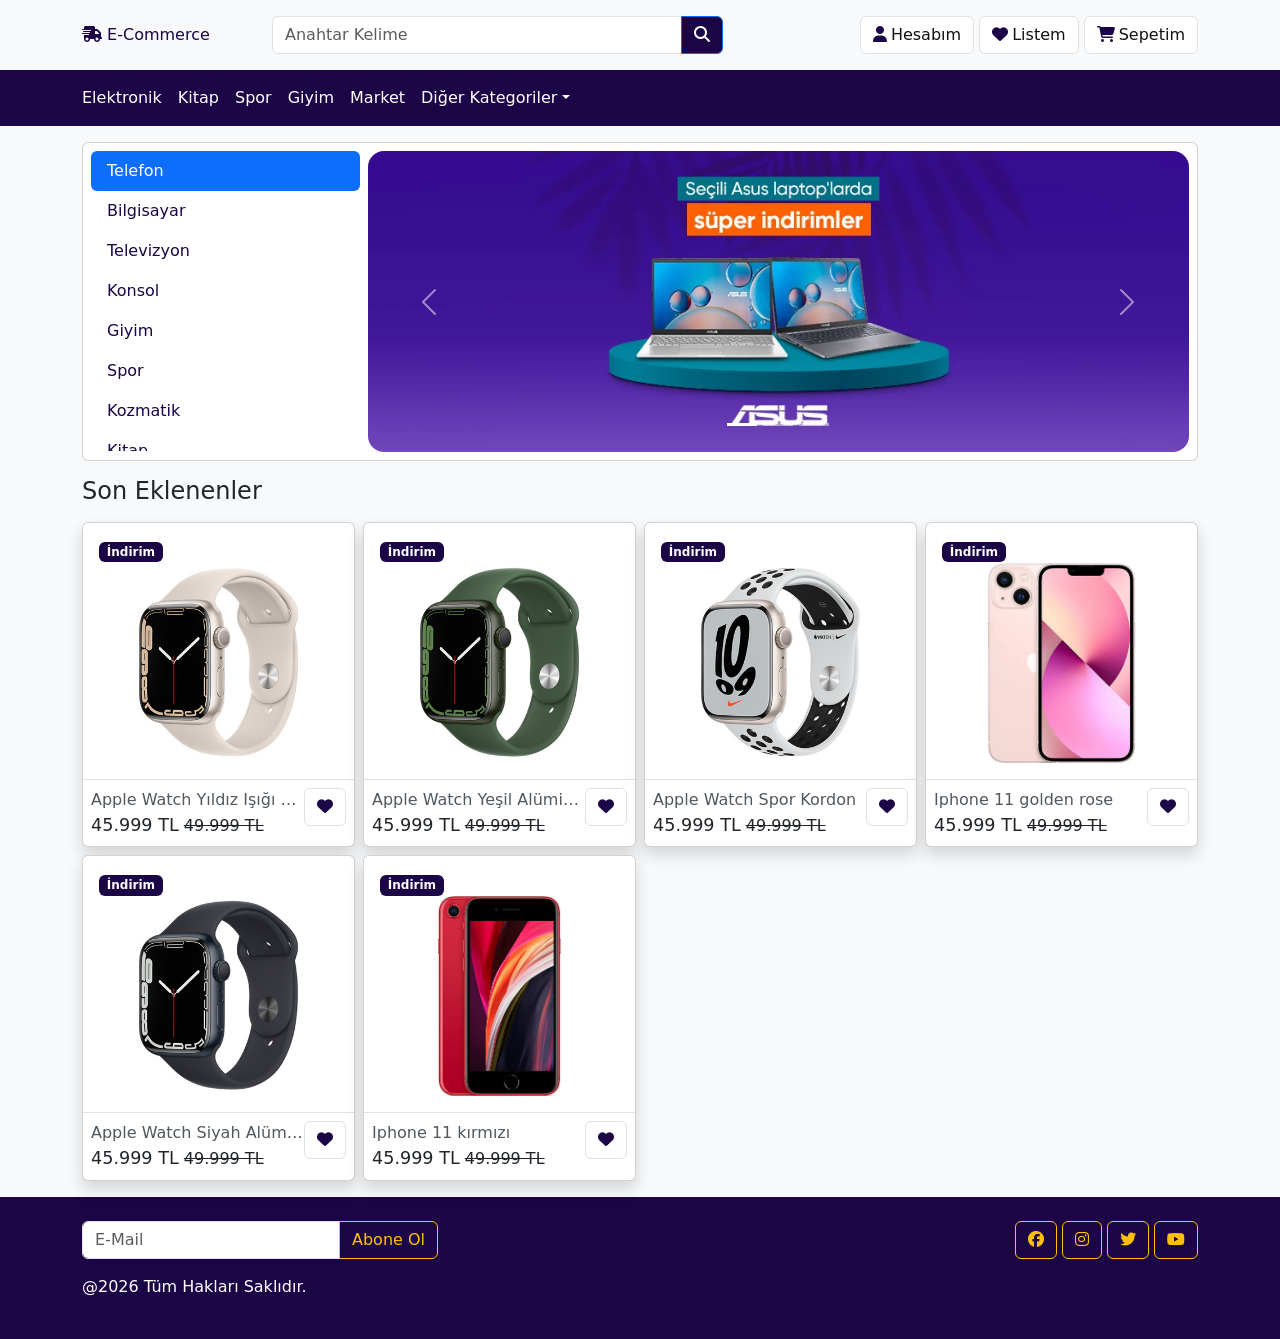
<file: js/index.html>
<!doctype html>
<html lang="en">
  <head>
    <meta charset="UTF-8" />
    <meta name="viewport" content="width=device-width, initial-scale=1.0" />
    <link
      rel="stylesheet"
      href="https://cdnjs.cloudflare.com/ajax/libs/bootstrap/5.3.3/css/bootstrap.min.css"
    />
    <link
      rel="stylesheet"
      href="https://cdnjs.cloudflare.com/ajax/libs/font-awesome/6.5.1/css/all.min.css"
    />
    <link rel="stylesheet" href="../css/style.css" />
    <title>E-Commerce</title>
  </head>
  <body class="bg-light">
    <header>
      <section class="top-bar">
        <div class="container">
          <div class="row gy-2 align-items-center">
            <div class="col-lg-2 col-sm-4 col-4">
              <a href="index.html" class="navbar-brand"
                ><i class="fa-solid fa-truck-fast"></i> E-Commerce</a
              >
            </div>

            <div class="col-lg-5 col-sm-8 col-8 order-lg-last">
              <div class="text-end">
                <a href="#" class="btn btn-light"
                  ><i class="fa fa-user"></i
                  ><span class="ms-1 d-none d-sm-inline-block"> Hesabım</span>
                </a>
                <a href="#" class="btn btn-light"
                  ><i class="fa fa-heart"></i
                  ><span class="ms-1 d-none d-sm-inline-block"> Listem</span></a
                >
                <a href="shopping-card.html" class="btn btn-light"
                  ><i class="fa fa-shopping-cart"></i
                  ><span class="ms-1 d-none d-sm-inline-block">
                    Sepetim</span
                  ></a
                >
              </div>
            </div>
            <div class="col-lg-5 col-sm-12">
              <form>
                <div class="input-group">
                  <input
                    type="text"
                    placeholder="Anahtar Kelime"
                    class="form-control"
                  />
                  <button class="btn btn-primary">
                    <i class="fa fa-search"></i>
                  </button>
                </div>
              </form>
            </div>
          </div>
        </div>
      </section>

      <nav class="navbar navbar-dark bg-primary navbar-expand-lg">
        <div class="container">
          <button
            type="button"
            class="navbar-toggler"
            data-bs-toggle="collapse"
            data-bs-target="#navbar"
          >
            <span class="navbar-toggler-icon"></span>
          </button>
          <div class="collapse navbar-collapse" id="navbar">
            <ul class="navbar-nav">
              <li class="nav-item">
                <a href="#" class="nav-link ps-0">Elektronik</a>
              </li>
              <li class="nav-item">
                <a href="#" class="nav-link">Kitap</a>
              </li>
              <li class="nav-item">
                <a href="#" class="nav-link">Spor</a>
              </li>
              <li class="nav-item">
                <a href="#" class="nav-link">Giyim</a>
              </li>
              <li class="nav-item">
                <a href="#" class="nav-link">Market</a>
              </li>
              <li class="nav-item dropdown">
                <a
                  href="#"
                  class="nav-link dropdown-toggle"
                  data-bs-toggle="dropdown"
                  >Diğer Kategoriler</a
                >
                <ul class="dropdown-menu">
                  <li>
                    <a href="#" class="dropdown-item">Kategori 1</a>
                    <a href="#" class="dropdown-item">Kategori 2</a>
                    <a href="#" class="dropdown-item">Kategori 3</a>
                  </li>
                </ul>
              </li>
            </ul>
          </div>
        </div>
      </nav>
    </header>

    <section class="mt-3">
      <div class="container">
        <div class="card">
          <div class="row p-1 p-lg-2 gx-2">
            <div class="col-lg-3 d-none d-lg-block">
              <!-- menu -->
              <nav
                class="nav nav-pills flex-column flex-nowrap overflow-auto slider_nav"
              >
                <a href="#" class="nav-link active">Telefon</a>
                <a href="#" class="nav-link">Bilgisayar</a>
                <a href="#" class="nav-link">Televizyon</a>
                <a href="#" class="nav-link">Konsol</a>
                <a href="#" class="nav-link">Giyim</a>
                <a href="#" class="nav-link">Spor</a>
                <a href="#" class="nav-link">Kozmatik</a>
                <a href="#" class="nav-link">Kitap</a>
                <a href="#" class="nav-link">Diğer</a>
              </nav>
            </div>
            <div class="col-lg-9">
              <!-- slider -->
              <div id="slider" class="carousel slide" data-bs-ride="carousel">
                <div class="carousel-indicators">
                  <button
                    type="button"
                    data-bs-target="#slider"
                    data-bs-slide-to="0"
                    class="active"
                  ></button>
                  <button
                    type="button"
                    data-bs-target="#slider"
                    data-bs-slide-to="1"
                  ></button>
                  <button
                    type="button"
                    data-bs-target="#slider"
                    data-bs-slide-to="2"
                  ></button>
                </div>
                <div class="carousel-inner">
                  <div class="carousel-item active">
                    <img
                      src="../img/slider-1.jpeg"
                      alt="slider 1"
                      class="d-block w-100"
                    />
                  </div>
                  <div class="carousel-item">
                    <img
                      src="../img/slider-2.jpeg"
                      alt="slider 2"
                      class="d-block w-100"
                    />
                  </div>
                  <div class="carousel-item">
                    <img
                      src="../img/slider-3.jpeg"
                      alt="slider 3"
                      class="d-block w-100"
                    />
                  </div>
                </div>
                <button
                  type="button"
                  class="carousel-control-prev"
                  data-bs-target="#slider"
                  data-bs-slide="prev"
                >
                  <span class="carousel-control-prev-icon"></span>
                </button>
                <button
                  type="button"
                  class="carousel-control-next"
                  data-bs-target="#slider"
                  data-bs-slide="next"
                >
                  <span class="carousel-control-next-icon"></span>
                </button>
              </div>
            </div>
          </div>
        </div>
      </div>
    </section>

    <section class="mt-3">
      <div class="container">
        <h3 class="h4 mb-1 mb-lg-3">Son Eklenenler</h3>

        <div class="row row-cols-sm-2 row-cols-md-3 row-cols-lg-4 g-2">
          <div class="col">
            <div class="card shadow">
              <div class="img-wrap">
                <span class="badge bg-primary">İndirim</span>
                <img src="../img/1.jpeg" alt="ürün 1" class="card-img-top" />
              </div>
              <div class="border-top info-wrap">
                <a href="#" class="float-end btn btn-light"
                  ><i class="fa fa-heart"></i
                ></a>
                <a href="details.html" class="title text-truncate"
                  >Apple Watch Yıldız Işığı Alüminyum Kasa ve Spor Kordon</a
                >
                <div class="price-wrap">
                  <span class="price-discount">45.999 TL</span>
                  <del class="price">49.999 TL</del>
                </div>
              </div>
            </div>
          </div>
          <div class="col">
            <div class="card shadow">
              <div class="img-wrap">
                <span class="badge bg-primary">İndirim</span>
                <img src="../img/2.jpeg" alt="ürün 1" class="card-img-top" />
              </div>
              <div class="border-top info-wrap">
                <a href="#" class="float-end btn btn-light"
                  ><i class="fa fa-heart"></i
                ></a>
                <a href="#" class="title text-truncate"
                  >Apple Watch Yeşil Alüminyum Kasa ve Spor Kordon</a
                >
                <div class="price-wrap">
                  <span class="price-discount">45.999 TL</span>
                  <del class="price">49.999 TL</del>
                </div>
              </div>
            </div>
          </div>
          <div class="col">
            <div class="card shadow">
              <div class="img-wrap">
                <span class="badge bg-primary">İndirim</span>
                <img src="../img/3.jpeg" alt="ürün 1" class="card-img-top" />
              </div>
              <div class="border-top info-wrap">
                <a href="#" class="float-end btn btn-light"
                  ><i class="fa fa-heart"></i
                ></a>
                <a href="#" class="title text-truncate"
                  >Apple Watch Spor Kordon</a
                >
                <div class="price-wrap">
                  <span class="price-discount">45.999 TL</span>
                  <del class="price">49.999 TL</del>
                </div>
              </div>
            </div>
          </div>
          <div class="col">
            <div class="card shadow">
              <div class="img-wrap">
                <span class="badge bg-primary">İndirim</span>
                <img src="../img/4.jpeg" alt="ürün 1" class="card-img-top" />
              </div>
              <div class="border-top info-wrap">
                <a href="#" class="float-end btn btn-light"
                  ><i class="fa fa-heart"></i
                ></a>
                <a href="#" class="title text-truncate"
                  >Iphone 11 golden rose</a
                >
                <div class="price-wrap">
                  <span class="price-discount">45.999 TL</span>
                  <del class="price">49.999 TL</del>
                </div>
              </div>
            </div>
          </div>
          <div class="col">
            <div class="card shadow">
              <div class="img-wrap">
                <span class="badge bg-primary">İndirim</span>
                <img src="../img/5.jpeg" alt="ürün 1" class="card-img-top" />
              </div>
              <div class="border-top info-wrap">
                <a href="#" class="float-end btn btn-light"
                  ><i class="fa fa-heart"></i
                ></a>
                <a href="#" class="title text-truncate"
                  >Apple Watch Siyah Alüminyum Kasa ve Spor Kordon</a
                >
                <div class="price-wrap">
                  <span class="price-discount">45.999 TL</span>
                  <del class="price">49.999 TL</del>
                </div>
              </div>
            </div>
          </div>
          <div class="col">
            <div class="card shadow">
              <div class="img-wrap">
                <span class="badge bg-primary">İndirim</span>
                <img src="../img/6.jpeg" alt="ürün 1" class="card-img-top" />
              </div>
              <div class="border-top info-wrap">
                <a href="#" class="float-end btn btn-light"
                  ><i class="fa fa-heart"></i
                ></a>
                <a href="#" class="title text-truncate">Iphone 11 kırmızı</a>
                <div class="price-wrap">
                  <span class="price-discount">45.999 TL</span>
                  <del class="price">49.999 TL</del>
                </div>
              </div>
            </div>
          </div>
        </div>
      </div>
    </section>

    <footer class="mt-3 py-4 bg-primary">
      <div class="container">
        <div class="row gy-3">
          <div class="col-md-6 col-lg-4">
            <form>
              <div class="input-group">
                <input type="email" class="form-control" placeholder="E-Mail" />
                <button type="button" class="btn btn-outline-warning">
                  Abone Ol
                </button>
              </div>
            </form>
          </div>
          <div class="col-md-6 col-lg-8">
            <nav class="text-center text-md-end">
              <a href="#" class="btn bt-icon btn-outline-warning"
                ><i class="fab fa-facebook"></i
              ></a>
              <a href="#" class="btn bt-icon btn-outline-warning"
                ><i class="fab fa-instagram"></i
              ></a>
              <a href="#" class="btn bt-icon btn-outline-warning"
                ><i class="fab fa-twitter"></i
              ></a>
              <a href="#" class="btn bt-icon btn-outline-warning"
                ><i class="fab fa-youtube"></i
              ></a>
            </nav>
          </div>
          <div class="col-12">
            <p class="text-center text-md-start text-white">
              @2026 Tüm Hakları Saklıdır.
            </p>
          </div>
        </div>
      </div>
    </footer>

    <script src="https://cdnjs.cloudflare.com/ajax/libs/bootstrap/5.3.3/js/bootstrap.bundle.min.js"></script>
  </body>
</html>
</file>
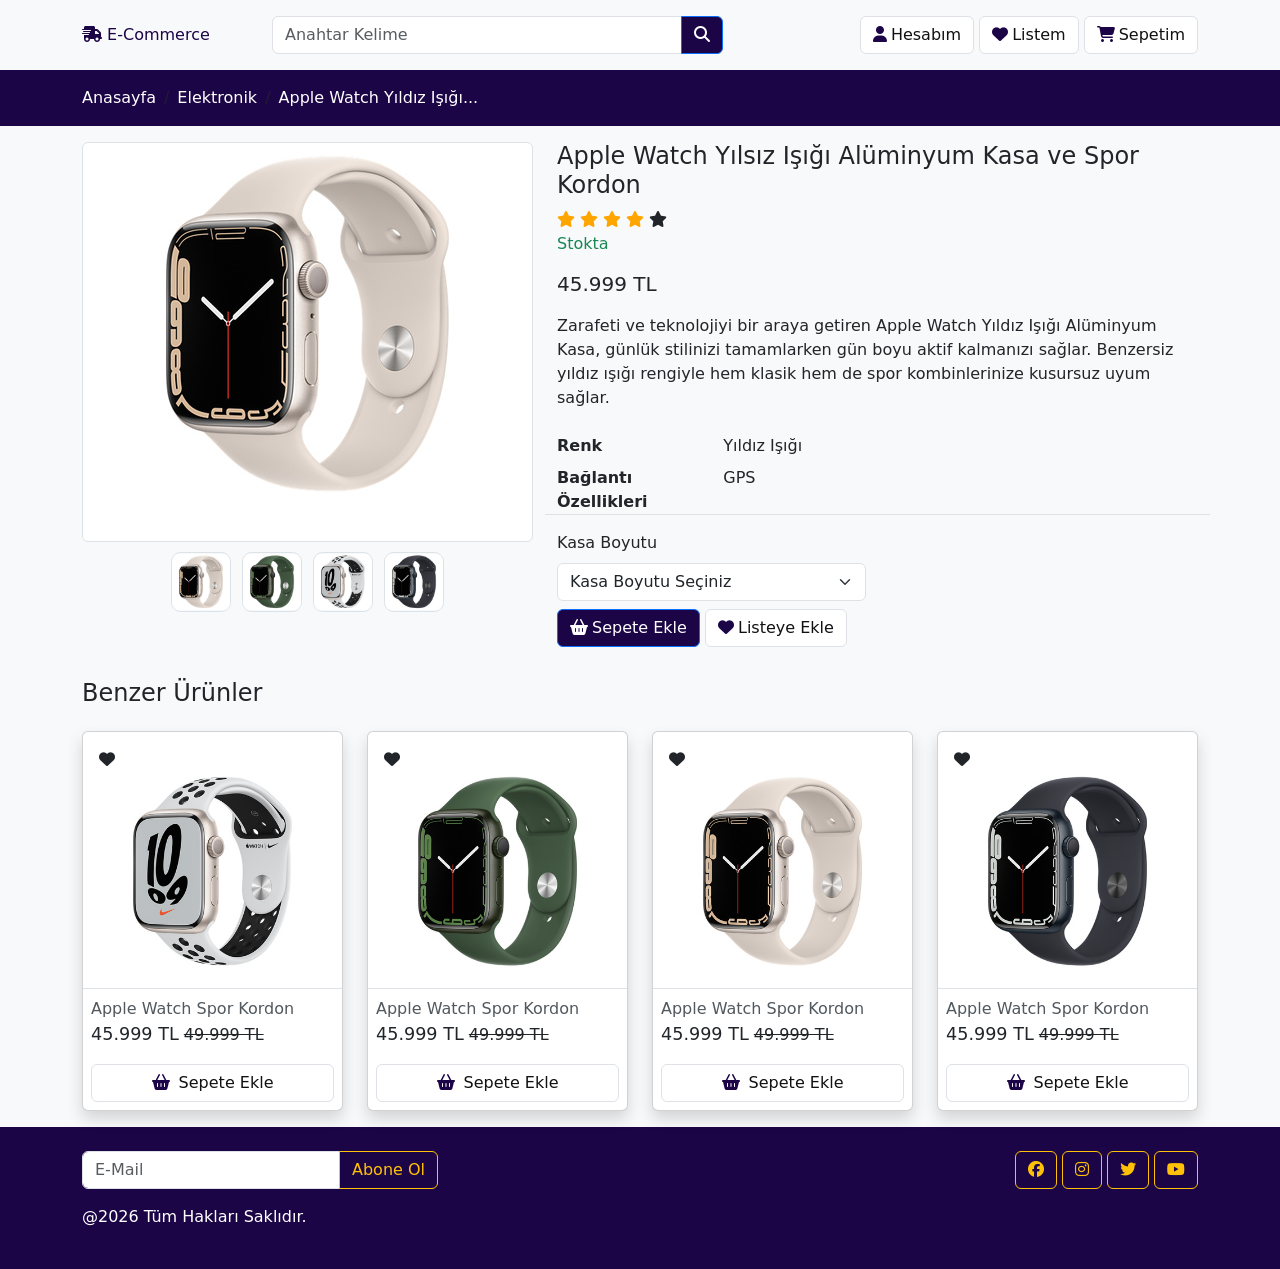
<file: js/details.html>
<!doctype html>
<html lang="en">
  <head>
    <meta charset="UTF-8" />
    <meta name="viewport" content="width=device-width, initial-scale=1.0" />
    <link
      rel="stylesheet"
      href="https://cdnjs.cloudflare.com/ajax/libs/bootstrap/5.3.3/css/bootstrap.min.css"
    />
    <link
      rel="stylesheet"
      href="https://cdnjs.cloudflare.com/ajax/libs/font-awesome/6.5.1/css/all.min.css"
    />
    <link rel="stylesheet" href="../css/style.css" />
    <title>E-Commerce</title>
  </head>
  <body class="bg-light">
    <header>
      <section class="top-bar">
        <div class="container">
          <div class="row gy-2 align-items-center">
            <div class="col-lg-2 col-sm-4 col-4">
              <a href="index.html" class="navbar-brand"
                ><i class="fa-solid fa-truck-fast"></i> E-Commerce</a
              >
            </div>

            <div class="col-lg-5 col-sm-8 col-8 order-lg-last">
              <div class="text-end">
                <a href="#" class="btn btn-light"
                  ><i class="fa fa-user"></i
                  ><span class="ms-1 d-none d-sm-inline-block"> Hesabım</span>
                </a>
                <a href="#" class="btn btn-light"
                  ><i class="fa fa-heart"></i
                  ><span class="ms-1 d-none d-sm-inline-block"> Listem</span></a
                >
                <a href="#" class="btn btn-light"
                  ><i class="fa fa-shopping-cart"></i
                  ><span class="ms-1 d-none d-sm-inline-block">
                    Sepetim</span
                  ></a
                >
              </div>
            </div>
            <div class="col-lg-5 col-sm-12">
              <form>
                <div class="input-group">
                  <input
                    type="text"
                    placeholder="Anahtar Kelime"
                    class="form-control"
                  />
                  <button class="btn btn-primary">
                    <i class="fa fa-search"></i>
                  </button>
                </div>
              </form>
            </div>
          </div>
        </div>
      </section>

      <section class="bg-primary p-3">
        <div class="container">
          <nav>
            <ol class="breadcrumb mb-0">
              <li class="breadcrumb-item">
                <a href="index.html">Anasayfa</a>
              </li>
              <li class="breadcrumb-item">
                <a href="#">Elektronik</a>
              </li>
              <li class="breadcrumb-item">Apple Watch Yıldız Işığı...</li>
            </ol>
          </nav>
        </div>
      </section>
    </header>

    <section class="mt-3">
      <div class="container">
        <div class="row">
          <div class="col-lg-5">
            <!-- Resimler -->
            <div class="gallery-wrap">
              <div class="img-big-wrap img-thumbnail">
                <a href="../img/1-big.jpeg" data-type="image" data-fslightbox>
                  <img src="../img/1.jpeg" alt="" />
                </a>
              </div>
              <div class="thumbs-wrap">
                <a href="../img/1-big.jpeg" data-type="image" data-fslightbox>
                  <img src="../img/1.jpeg" height="60px" alt="" />
                </a>
                <a href="../img/2-big.jpeg" data-type="image" data-fslightbox>
                  <img src="../img/2.jpeg" height="60px" alt="" />
                </a>
                <a href="../img/3-big.jpeg" data-type="image" data-fslightbox>
                  <img src="../img/3.jpeg" height="60px" alt="" />
                </a>
                <a href="../img/5-big.jpeg" data-type="image" data-fslightbox>
                  <img src="../img/5.jpeg" height="60px" alt="" />
                </a>
              </div>
            </div>
          </div>
          <div class="col-lg-7">
            <!-- Ürün Detayları -->
            <article>
              <h4 class="title text-dark">
                Apple Watch Yılsız Işığı Alüminyum Kasa ve Spor Kordon
              </h4>
              <div class="rating-wrap">
                <span class="fa fa-star checked"></span>
                <span class="fa fa-star checked"></span>
                <span class="fa fa-star checked"></span>
                <span class="fa fa-star checked"></span>
                <span class="fa fa-star"></span>
              </div>
              <p class="text-success">Stokta</p>
              <div class="mb-3"><b class="price h5">45.999 TL</b></div>
              <div class="product-description">
                Zarafeti ve teknolojiyi bir araya getiren Apple Watch Yıldız
                Işığı Alüminyum Kasa, günlük stilinizi tamamlarken gün boyu
                aktif kalmanızı sağlar. Benzersiz yıldız ışığı rengiyle hem
                klasik hem de spor kombinlerinize kusursuz uyum sağlar.
              </div>
              <dl class="row border-bottom mt-4">
                <dt class="col-3">Renk</dt>
                <dd class="col-9">Yıldız Işığı</dd>
                <dt class="col-3">Bağlantı Özellikleri</dt>
                <dd class="col-9">GPS</dd>
              </dl>
              <div class="row mb-3">
                <div class="col-mb-4 col-6">
                  <label class="form-label">Kasa Boyutu</label>
                  <select class="form-select">
                    <option value="" disabled selected>
                      Kasa Boyutu Seçiniz
                    </option>
                    <option value="">41 mm</option>
                    <option value="">45 mm</option>
                  </select>
                </div>
                <div class="buttons">
                  <a href="#" class="btn btn-primary mt-2">
                    <i class="fa fa-shopping-basket me-1"></i>Sepete Ekle</a
                  >
                  <a href="#" class="btn btn-light mt-2">
                    <i class="fa fa-heart basket me-1"></i>Listeye Ekle</a
                  >
                </div>
              </div>
            </article>
          </div>
        </div>
      </div>
    </section>

    <section class="mt-3">
      <div class="container">
        <h4 class="mb-4">Benzer Ürünler</h4>
        <div class="row gy-3">
          <div class="col-lg-3 col-sm-6">
            <div class="card shadow">
              <div class="img-wrap">
                <span class="fa fa-ragular fa-heart"></span>
                <img src="../img/3.jpeg" alt="ürün 1" class="card-img-top" />
              </div>
              <div class="border-top info-wrap">
                <a href="#" class="title text-truncate"
                  >Apple Watch Spor Kordon</a
                >
                <div class="price-wrap mb-3">
                  <span class="price-discount">45.999 TL</span>
                  <del class="price">49.999 TL</del>
                </div>
                <a href="" class="btn btn-light w-100">
                  <i class="fa fa-shopping-basket me-1"></i>
                  Sepete Ekle
                </a>
              </div>
            </div>
          </div>
          <div class="col-lg-3 col-sm-6">
            <div class="card shadow">
              <div class="img-wrap">
                <span class="fa fa-ragular fa-heart"></span>
                <img src="../img/2.jpeg" alt="ürün 1" class="card-img-top" />
              </div>
              <div class="border-top info-wrap">
                <a href="#" class="title text-truncate"
                  >Apple Watch Spor Kordon</a
                >
                <div class="price-wrap mb-3">
                  <span class="price-discount">45.999 TL</span>
                  <del class="price">49.999 TL</del>
                </div>
                <a href="" class="btn btn-light w-100">
                  <i class="fa fa-shopping-basket me-1"></i>
                  Sepete Ekle
                </a>
              </div>
            </div>
          </div>
          <div class="col-lg-3 col-sm-6">
            <div class="card shadow">
              <div class="img-wrap">
                <span class="fa fa-ragular fa-heart"></span>
                <img src="../img/1.jpeg" alt="ürün 1" class="card-img-top" />
              </div>
              <div class="border-top info-wrap">
                <a href="#" class="title text-truncate"
                  >Apple Watch Spor Kordon</a
                >
                <div class="price-wrap mb-3">
                  <span class="price-discount">45.999 TL</span>
                  <del class="price">49.999 TL</del>
                </div>
                <a href="" class="btn btn-light w-100">
                  <i class="fa fa-shopping-basket me-1"></i>
                  Sepete Ekle
                </a>
              </div>
            </div>
          </div>
          <div class="col-lg-3 col-sm-6">
            <div class="card shadow">
              <div class="img-wrap">
                <span class="fa fa-ragular fa-heart"></span>
                <img src="../img/5.jpeg" alt="ürün 1" class="card-img-top" />
              </div>
              <div class="border-top info-wrap">
                <a href="#" class="title text-truncate"
                  >Apple Watch Spor Kordon</a
                >
                <div class="price-wrap mb-3">
                  <span class="price-discount">45.999 TL</span>
                  <del class="price">49.999 TL</del>
                </div>
                <a href="" class="btn btn-light w-100">
                  <i class="fa fa-shopping-basket me-1"></i>
                  Sepete Ekle
                </a>
              </div>
            </div>
          </div>
        </div>
      </div>
    </section>

    <footer class="mt-3 py-4 bg-primary">
      <div class="container">
        <div class="row gy-3">
          <div class="col-md-6 col-lg-4">
            <form>
              <div class="input-group">
                <input type="email" class="form-control" placeholder="E-Mail" />
                <button type="button" class="btn btn-outline-warning">
                  Abone Ol
                </button>
              </div>
            </form>
          </div>
          <div class="col-md-6 col-lg-8">
            <nav class="text-center text-md-end">
              <a href="#" class="btn bt-icon btn-outline-warning"
                ><i class="fab fa-facebook"></i
              ></a>
              <a href="#" class="btn bt-icon btn-outline-warning"
                ><i class="fab fa-instagram"></i
              ></a>
              <a href="#" class="btn bt-icon btn-outline-warning"
                ><i class="fab fa-twitter"></i
              ></a>
              <a href="#" class="btn bt-icon btn-outline-warning"
                ><i class="fab fa-youtube"></i
              ></a>
            </nav>
          </div>
          <div class="col-12">
            <p class="text-center text-md-start text-white">
              @2026 Tüm Hakları Saklıdır.
            </p>
          </div>
        </div>
      </div>
    </footer>

    <script src="fslightbox.js"></script>

    <script src="https://cdnjs.cloudflare.com/ajax/libs/bootstrap/5.3.3/js/bootstrap.bundle.min.js"></script>
  </body>
</html>
</file>
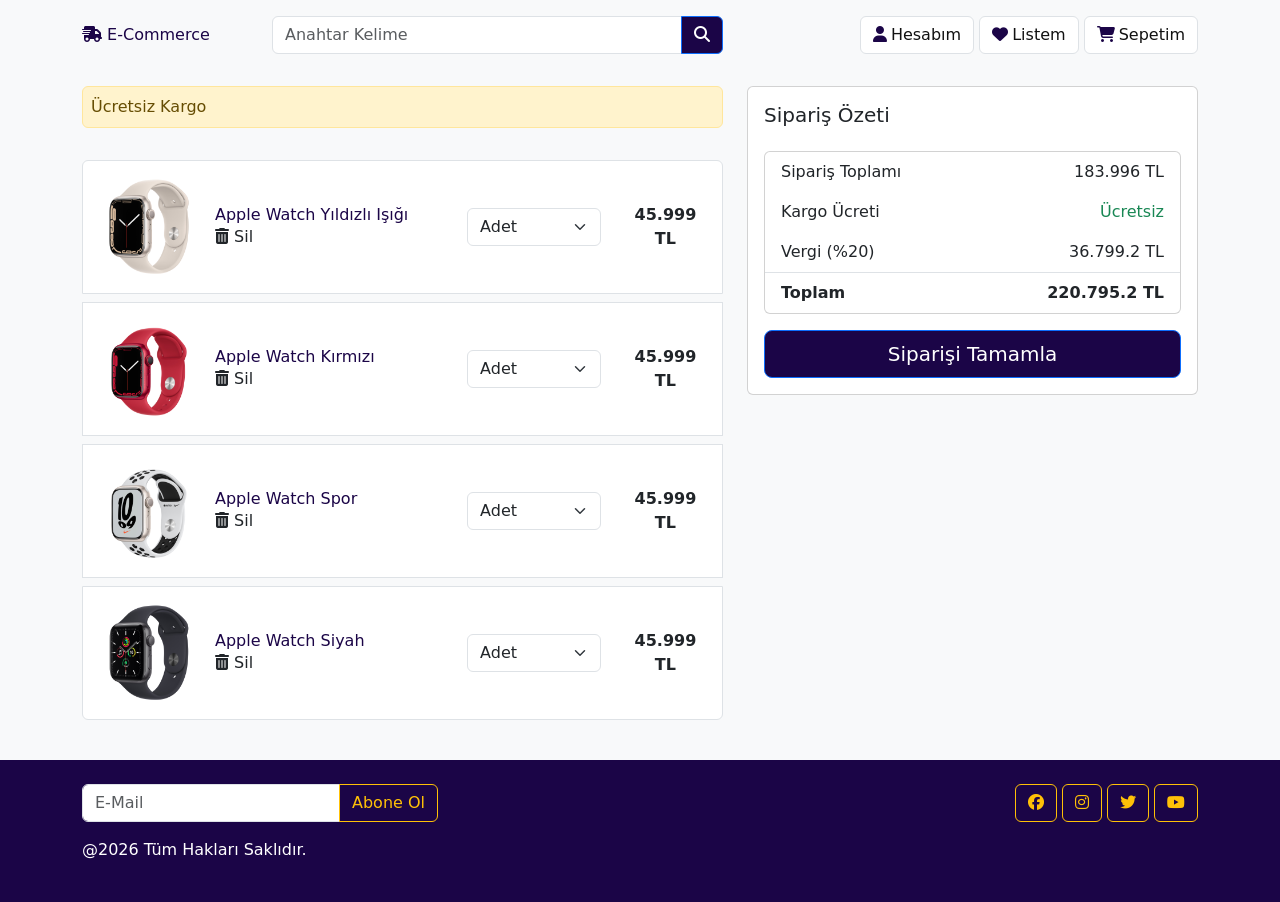
<file: js/shopping-card.html>
<!doctype html>
<html lang="en">
  <head>
    <meta charset="UTF-8" />
    <meta name="viewport" content="width=device-width, initial-scale=1.0" />
    <link
      rel="stylesheet"
      href="https://cdnjs.cloudflare.com/ajax/libs/bootstrap/5.3.3/css/bootstrap.min.css"
    />
    <link
      rel="stylesheet"
      href="https://cdnjs.cloudflare.com/ajax/libs/font-awesome/6.5.1/css/all.min.css"
    />
    <link rel="stylesheet" href="../css/style.css" />
    <title>E-Commerce</title>
  </head>
  <body class="bg-light">
    <header>
      <section class="top-bar">
        <div class="container">
          <div class="row gy-2 align-items-center">
            <div class="col-lg-2 col-sm-4 col-4">
              <a href="index.html" class="navbar-brand"
                ><i class="fa-solid fa-truck-fast"></i> E-Commerce</a
              >
            </div>

            <div class="col-lg-5 col-sm-8 col-8 order-lg-last">
              <div class="text-end">
                <a href="#" class="btn btn-light"
                  ><i class="fa fa-user"></i
                  ><span class="ms-1 d-none d-sm-inline-block"> Hesabım</span>
                </a>
                <a href="#" class="btn btn-light"
                  ><i class="fa fa-heart"></i
                  ><span class="ms-1 d-none d-sm-inline-block"> Listem</span></a
                >
                <a href="shopping-card.html" class="btn btn-light"
                  ><i class="fa fa-shopping-cart"></i
                  ><span class="ms-1 d-none d-sm-inline-block">
                    Sepetim</span
                  ></a
                >
              </div>
            </div>
            <div class="col-lg-5 col-sm-12">
              <form>
                <div class="input-group">
                  <input
                    type="text"
                    placeholder="Anahtar Kelime"
                    class="form-control"
                  />
                  <button class="btn btn-primary">
                    <i class="fa fa-search"></i>
                  </button>
                </div>
              </form>
            </div>
          </div>
        </div>
      </section>
    </header>

    <section class="mt-3">
      <div class="container">
        <div class="row">
          <div class="col-lg-7">
            <div class="alert alert-warning p-2">Ücretsiz Kargo</div>
            <div class="py-3">
              <ul class="list-group">
                <li class="py-3 mb-2 border-top list-group-item">
                  <div class="row align-items-center">
                    <div class="col-7">
                      <div class="d-flex align-items-center">
                        <img
                          src="../img/1-big.jpeg"
                          style="width: 100px"
                          alt=""
                        />
                        <div class="ms-3">
                          <a class="text-decoration-none" href="#">
                            <h6 class="mb-0">Apple Watch Yıldızlı Işığı</h6>
                          </a>
                          <i class="fa-solid fa-trash-can"></i> Sil
                        </div>
                      </div>
                    </div>
                    <div class="col-3">
                      <select class="form-select">
                        <option disabled selected>Adet</option>
                        <option>1</option>
                        <option>2</option>
                        <option>3</option>
                      </select>
                    </div>
                    <div class="col-2 text-center">
                      <span class="fw-bold">45.999 TL</span>
                    </div>
                  </div>
                </li>
                <li class="py-3 mb-2 border-top list-group-item">
                  <div class="row align-items-center">
                    <div class="col-7">
                      <div class="d-flex align-items-center">
                        <img
                          src="../img/5-big.jpeg"
                          style="width: 100px"
                          alt=""
                        />
                        <div class="ms-3">
                          <a class="text-decoration-none" href="#">
                            <h6 class="mb-0">Apple Watch Kırmızı</h6>
                          </a>
                          <i class="fa-solid fa-trash-can"></i> Sil
                        </div>
                      </div>
                    </div>
                    <div class="col-3">
                      <select class="form-select">
                        <option disabled selected>Adet</option>
                        <option>1</option>
                        <option>2</option>
                        <option>3</option>
                      </select>
                    </div>
                    <div class="col-2 text-center">
                      <span class="fw-bold">45.999 TL</span>
                    </div>
                  </div>
                </li>
                <li class="py-3 mb-2 border-top list-group-item">
                  <div class="row align-items-center">
                    <div class="col-7">
                      <div class="d-flex align-items-center">
                        <img
                          src="../img/3-big.jpeg"
                          style="width: 100px"
                          alt=""
                        />
                        <div class="ms-3">
                          <a class="text-decoration-none" href="#">
                            <h6 class="mb-0">Apple Watch Spor</h6>
                          </a>
                          <i class="fa-solid fa-trash-can"></i> Sil
                        </div>
                      </div>
                    </div>
                    <div class="col-3">
                      <select class="form-select">
                        <option disabled selected>Adet</option>
                        <option>1</option>
                        <option>2</option>
                        <option>3</option>
                      </select>
                    </div>
                    <div class="col-2 text-center">
                      <span class="fw-bold">45.999 TL</span>
                    </div>
                  </div>
                </li>
                <li class="py-3 mb-2 border-top list-group-item">
                  <div class="row align-items-center">
                    <div class="col-7">
                      <div class="d-flex align-items-center">
                        <img
                          src="../img/4-big.jpeg"
                          style="width: 100px"
                          alt=""
                        />
                        <div class="ms-3">
                          <a class="text-decoration-none" href="#">
                            <h6 class="mb-0">Apple Watch Siyah</h6>
                          </a>
                          <i class="fa-solid fa-trash-can"></i> Sil
                        </div>
                      </div>
                    </div>
                    <div class="col-3">
                      <select class="form-select">
                        <option disabled selected>Adet</option>
                        <option>1</option>
                        <option>2</option>
                        <option>3</option>
                      </select>
                    </div>
                    <div class="col-2 text-center">
                      <span class="fw-bold">45.999 TL</span>
                    </div>
                  </div>
                </li>
              </ul>
            </div>
          </div>
          <div class="col-lg-5">
            <div class="card">
              <div class="p-3 card-body">
                <h2 class="h5 mb-4">Sipariş Özeti</h2>
                <div class="card mb-3">
                  <div class="list-group list-group-flush">
                    <div class="d-flex align-items-center px-3 py-2">
                      <div class="me-auto">
                        <div>Sipariş Toplamı</div>
                      </div>
                      <span>183.996 TL</span>
                    </div>
                    <div class="d-flex align-items-center px-3 py-2">
                      <div class="me-auto">
                        <div>Kargo Ücreti</div>
                      </div>
                      <span class="text-success">Ücretsiz</span>
                    </div>
                    <div class="d-flex align-items-center px-3 py-2">
                      <div class="me-auto">
                        <div>Vergi (%20)</div>
                      </div>
                      <span>36.799.2 TL</span>
                    </div>
                    <div
                      class="d-flex align-items-center px-3 py-2 fw-bold border-top"
                    >
                      <div class="me-auto">
                        <div>Toplam</div>
                      </div>
                      <span>220.795.2 TL</span>
                    </div>
                  </div>
                </div>
                <div class="d-grid">
                  <a href="#" class="btn btn-primary btn-lg"
                    >Siparişi Tamamla</a
                  >
                </div>
              </div>
            </div>
          </div>
        </div>
      </div>
    </section>

    <footer class="mt-3 py-4 bg-primary">
      <div class="container">
        <div class="row gy-3">
          <div class="col-md-6 col-lg-4">
            <form>
              <div class="input-group">
                <input type="email" class="form-control" placeholder="E-Mail" />
                <button type="button" class="btn btn-outline-warning">
                  Abone Ol
                </button>
              </div>
            </form>
          </div>
          <div class="col-md-6 col-lg-8">
            <nav class="text-center text-md-end">
              <a href="#" class="btn bt-icon btn-outline-warning"
                ><i class="fab fa-facebook"></i
              ></a>
              <a href="#" class="btn bt-icon btn-outline-warning"
                ><i class="fab fa-instagram"></i
              ></a>
              <a href="#" class="btn bt-icon btn-outline-warning"
                ><i class="fab fa-twitter"></i
              ></a>
              <a href="#" class="btn bt-icon btn-outline-warning"
                ><i class="fab fa-youtube"></i
              ></a>
            </nav>
          </div>
          <div class="col-12">
            <p class="text-center text-md-start text-white">
              @2026 Tüm Hakları Saklıdır.
            </p>
          </div>
        </div>
      </div>
    </footer>

    <script src="fslightbox.js"></script>

    <script src="https://cdnjs.cloudflare.com/ajax/libs/bootstrap/5.3.3/js/bootstrap.bundle.min.js"></script>
  </body>
</html>
</file>
<file: css/style.css>
:root {
  --primary: #1b0547;
}

.top-bar {
  padding-top: 1rem;
  padding-bottom: 1rem;
}

.btn-light {
  background-color: #fff;
  border-color: #dee2e6;
  color: #111;
}

.btn-primary,
.bg-primary {
  background-color: var(--primary) !important;
}

.navbar-brand {
  color: var(--primary);
}

.btn-light i {
  color: var(--primary);
}

.slider_nav {
  max-height: 250px;
}

@media (min-width: 1200px) {
  .slider_nav {
    max-height: 300px;
  }
}

@media (min-width: 1400px) {
  .slider_nav {
    max-height: 350px;
  }
}

.carousel-inner img {
  border-radius: 1rem;
}

.navbar .nav-link {
  color: #ffffff !important;
}

.nav-link {
  color: var(--primary);
}

.navbar .nav-link:hover {
  opacity: 0.5;
}

.img-wrap {
  position: relative;
  padding: 1rem;
}

.img-wrap .span {
  position: absolute;
  top: 10px;
  right: 10px;
}

.info-wrap {
  padding: 0.5rem;
}

.title {
  display: block;
  text-decoration: none;
  color: #51585e;
}

.price-wrap .price-discount {
  font-size: 1.1rem;
}

.breadcrumb a {
  color: #fff;
  text-decoration: none;
}
.breadcrumb a:hover {
  opacity: 0.5;
}
.breadcrumb .breadcrumb-item {
  color: #fff;
}

.checked {
  color: orange;
}

/* gallery */
.gallery-wrap .img-big-wrap {
  width: 100%;
  height: 400px;
  margin-bottom: 7px;
  text-align: center;
}

.gallery-wrap .thumbs-wrap {
  text-align: center;
}

.gallery-wrap .thumbs-wrap img {
  width: 100%;
  height: 100%;
  cursor: pointer;
  object-fit: contain;
}

.gallery-wrap .thumbs-wrap a {
  width: 60px;
  height: 60px;
  border: 1px solid #dde2e6;
  border-radius: 0.6rem;
  margin: 3px;
  display: inline-block;
  overflow: hidden;
}

li h6 {
  color: var(--primary);
}

@media (max-width: 578px) {
  .img-wrap img {
    height: 200px;
    object-fit: contain;
  }
}
@media (min-width: 578px) {
  .img-wrap img {
    height: 200px;
    object-fit: contain;
  }
}
</file>
